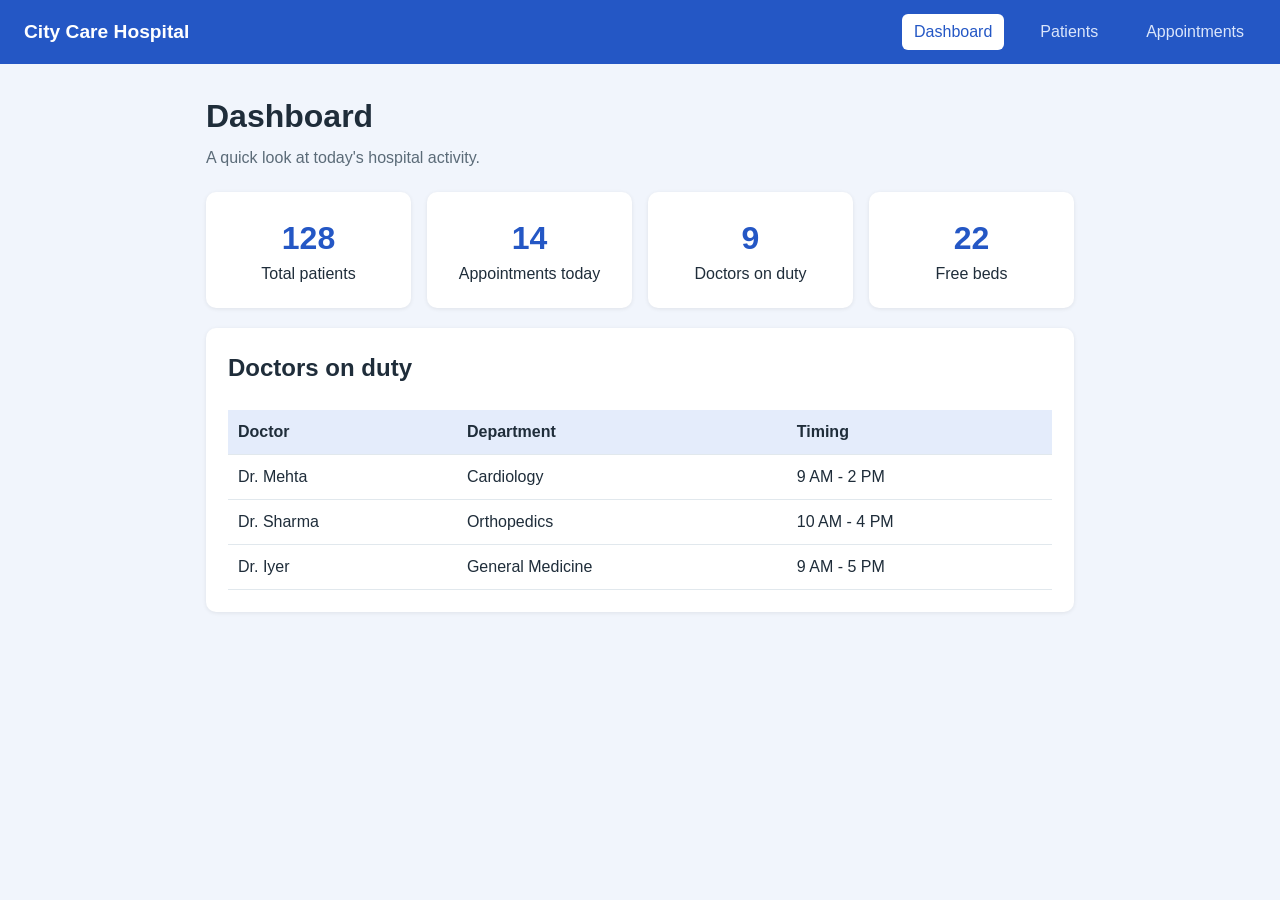
<file: Hospital_Management_System/index.html>
<!DOCTYPE html>
<html lang="en">
<head>
  <meta charset="UTF-8">
  <meta name="viewport" content="width=device-width, initial-scale=1">
  <title>City Care Hospital - Dashboard</title>
  <link rel="stylesheet" href="style.css">
</head>
<body>

  <nav>
    <span class="logo">City Care Hospital</span>
    <a href="index.html" class="active">Dashboard</a>
    <a href="patients.html">Patients</a>
    <a href="appointments.html">Appointments</a>
  </nav>

  <div class="container">
    <h1>Dashboard</h1>
    <p class="subtitle">A quick look at today's hospital activity.</p>

    <div class="stats">
      <div class="card stat"><div class="number">128</div>Total patients</div>
      <div class="card stat"><div class="number">14</div>Appointments today</div>
      <div class="card stat"><div class="number">9</div>Doctors on duty</div>
      <div class="card stat"><div class="number">22</div>Free beds</div>
    </div>

    <div class="card">
      <h2>Doctors on duty</h2>
      <br>
      <div class="table-wrap">
        <table>
          <tr><th>Doctor</th><th>Department</th><th>Timing</th></tr>
          <tr><td>Dr. Mehta</td><td>Cardiology</td><td>9 AM - 2 PM</td></tr>
          <tr><td>Dr. Sharma</td><td>Orthopedics</td><td>10 AM - 4 PM</td></tr>
          <tr><td>Dr. Iyer</td><td>General Medicine</td><td>9 AM - 5 PM</td></tr>
        </table>
      </div>
    </div>
  </div>

</body>
</html>
</file>
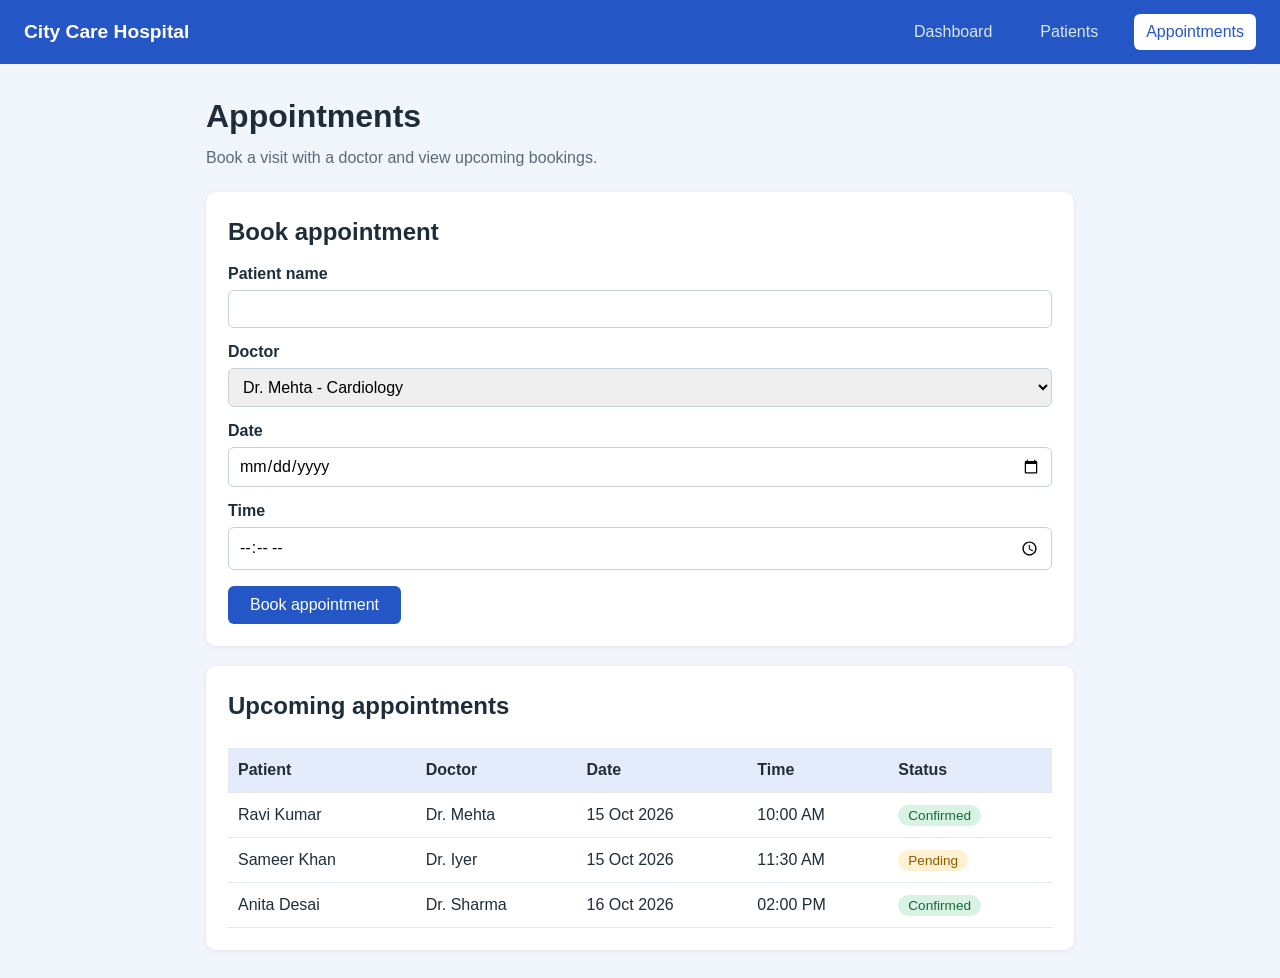
<file: Hospital_Management_System/appointments.html>
<!DOCTYPE html>
<html lang="en">
<head>
  <meta charset="UTF-8">
  <meta name="viewport" content="width=device-width, initial-scale=1">
  <title>City Care Hospital - Appointments</title>
  <link rel="stylesheet" href="style.css">
</head>
<body>

  <nav>
    <span class="logo">City Care Hospital</span>
    <a href="index.html">Dashboard</a>
    <a href="patients.html">Patients</a>
    <a href="appointments.html" class="active">Appointments</a>
  </nav>

  <div class="container">
    <h1>Appointments</h1>
    <p class="subtitle">Book a visit with a doctor and view upcoming bookings.</p>

    <div class="card">
      <h2>Book appointment</h2>
      <form>
        <label for="patient">Patient name</label>
        <input type="text" id="patient" required>

        <label for="doctor">Doctor</label>
        <select id="doctor">
          <option>Dr. Mehta - Cardiology</option>
          <option>Dr. Sharma - Orthopedics</option>
          <option>Dr. Iyer - General Medicine</option>
        </select>

        <label for="date">Date</label>
        <input type="date" id="date" required>

        <label for="time">Time</label>
        <input type="time" id="time" required>

        <button type="submit">Book appointment</button>
      </form>
    </div>

    <div class="card">
      <h2>Upcoming appointments</h2>
      <br>
      <div class="table-wrap">
        <table>
          <tr><th>Patient</th><th>Doctor</th><th>Date</th><th>Time</th><th>Status</th></tr>
          <tr><td>Ravi Kumar</td><td>Dr. Mehta</td><td>15 Oct 2026</td><td>10:00 AM</td><td><span class="badge ok">Confirmed</span></td></tr>
          <tr><td>Sameer Khan</td><td>Dr. Iyer</td><td>15 Oct 2026</td><td>11:30 AM</td><td><span class="badge wait">Pending</span></td></tr>
          <tr><td>Anita Desai</td><td>Dr. Sharma</td><td>16 Oct 2026</td><td>02:00 PM</td><td><span class="badge ok">Confirmed</span></td></tr>
        </table>
      </div>
    </div>
  </div>

</body>
</html>
</file>
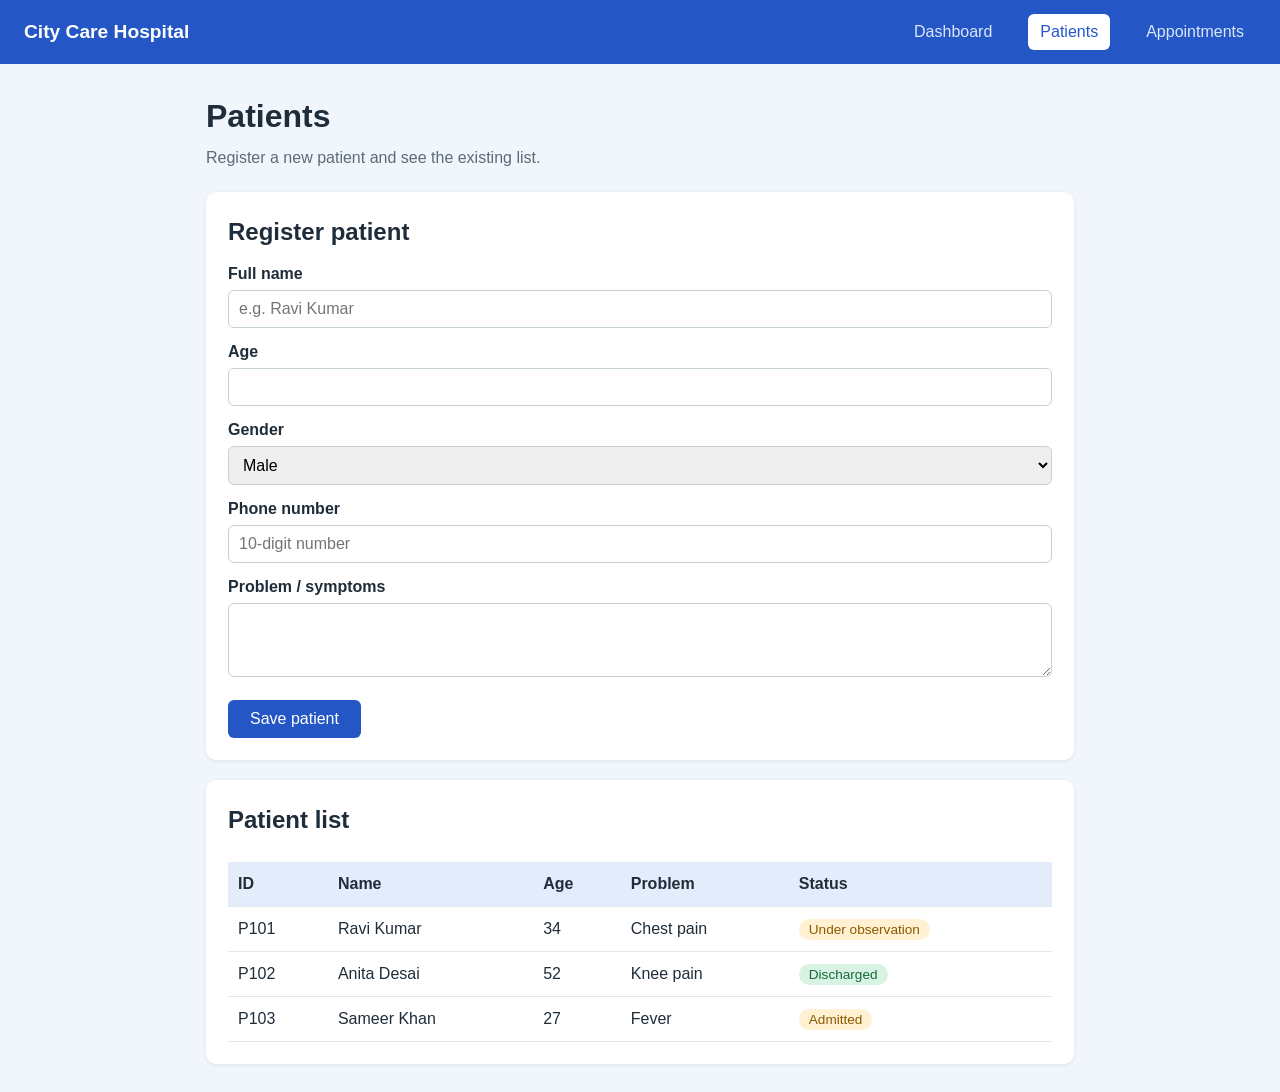
<file: Hospital_Management_System/patients.html>
<!DOCTYPE html>
<html lang="en">
<head>
  <meta charset="UTF-8">
  <meta name="viewport" content="width=device-width, initial-scale=1">
  <title>City Care Hospital - Patients</title>
  <link rel="stylesheet" href="style.css">
</head>
<body>

  <nav>
    <span class="logo">City Care Hospital</span>
    <a href="index.html">Dashboard</a>
    <a href="patients.html" class="active">Patients</a>
    <a href="appointments.html">Appointments</a>
  </nav>

  <div class="container">
    <h1>Patients</h1>
    <p class="subtitle">Register a new patient and see the existing list.</p>

    <div class="card">
      <h2>Register patient</h2>
      <form>
        <label for="name">Full name</label>
        <input type="text" id="name" placeholder="e.g. Ravi Kumar" required>

        <label for="age">Age</label>
        <input type="number" id="age" min="0" max="120" required>

        <label for="gender">Gender</label>
        <select id="gender">
          <option>Male</option>
          <option>Female</option>
          <option>Other</option>
        </select>

        <label for="phone">Phone number</label>
        <input type="tel" id="phone" placeholder="10-digit number">

        <label for="problem">Problem / symptoms</label>
        <textarea id="problem" rows="3"></textarea>

        <button type="submit">Save patient</button>
      </form>
    </div>

    <div class="card">
      <h2>Patient list</h2>
      <br>
      <div class="table-wrap">
        <table>
          <tr><th>ID</th><th>Name</th><th>Age</th><th>Problem</th><th>Status</th></tr>
          <tr><td>P101</td><td>Ravi Kumar</td><td>34</td><td>Chest pain</td><td><span class="badge wait">Under observation</span></td></tr>
          <tr><td>P102</td><td>Anita Desai</td><td>52</td><td>Knee pain</td><td><span class="badge ok">Discharged</span></td></tr>
          <tr><td>P103</td><td>Sameer Khan</td><td>27</td><td>Fever</td><td><span class="badge wait">Admitted</span></td></tr>
        </table>
      </div>
    </div>
  </div>

</body>
</html>
</file>
<file: Hospital_Management_System/style.css>
* { box-sizing: border-box; margin: 0; padding: 0; }

body {
  font-family: "Segoe UI", Tahoma, sans-serif;
  background: #f1f5fc;
  color: #1f2d3a;
  line-height: 1.5;
}

nav {
  background: #2457c5;
  padding: 14px 24px;
  display: flex;
  align-items: center;
  gap: 24px;
  flex-wrap: wrap;
}
nav .logo { color: #fff; font-size: 1.2rem; font-weight: 700; margin-right: auto; }
nav a { color: #dbe6fb; text-decoration: none; padding: 6px 12px; border-radius: 6px; }
nav a:hover, nav a.active { background: #fff; color: #2457c5; }

.container { max-width: 900px; margin: 28px auto; padding: 0 16px; }
h1 { margin-bottom: 6px; }
.subtitle { color: #5b6b78; margin-bottom: 22px; }

.card {
  background: #fff;
  border-radius: 10px;
  padding: 22px;
  margin-bottom: 20px;
  box-shadow: 0 1px 4px rgba(0, 0, 0, 0.08);
}

.stats { display: flex; gap: 16px; flex-wrap: wrap; }
.stat { flex: 1; min-width: 160px; text-align: center; }
.stat .number { font-size: 2rem; font-weight: 700; color: #2457c5; }

form label { display: block; margin: 12px 0 4px; font-weight: 600; }
form input, form select, form textarea {
  width: 100%;
  padding: 9px 10px;
  border: 1px solid #c5d1d9;
  border-radius: 6px;
  font-size: 1rem;
  font-family: inherit;
}
form input:focus, form select:focus, form textarea:focus {
  outline: 2px solid #2457c5;
  border-color: transparent;
}
button {
  margin-top: 16px;
  background: #2457c5;
  color: #fff;
  border: none;
  padding: 10px 22px;
  font-size: 1rem;
  border-radius: 6px;
  cursor: pointer;
}
button:hover { background: #1a428f; }

table { width: 100%; border-collapse: collapse; }
th, td { text-align: left; padding: 10px; border-bottom: 1px solid #e1e8ed; }
th { background: #e4ecfb; }
.badge { padding: 3px 10px; border-radius: 12px; font-size: 0.85rem; }
.badge.ok { background: #d8f3e3; color: #17683a; }
.badge.wait { background: #fff1d1; color: #8a5a00; }

@media (max-width: 600px) {
  .table-wrap { overflow-x: auto; }
}
</file>
